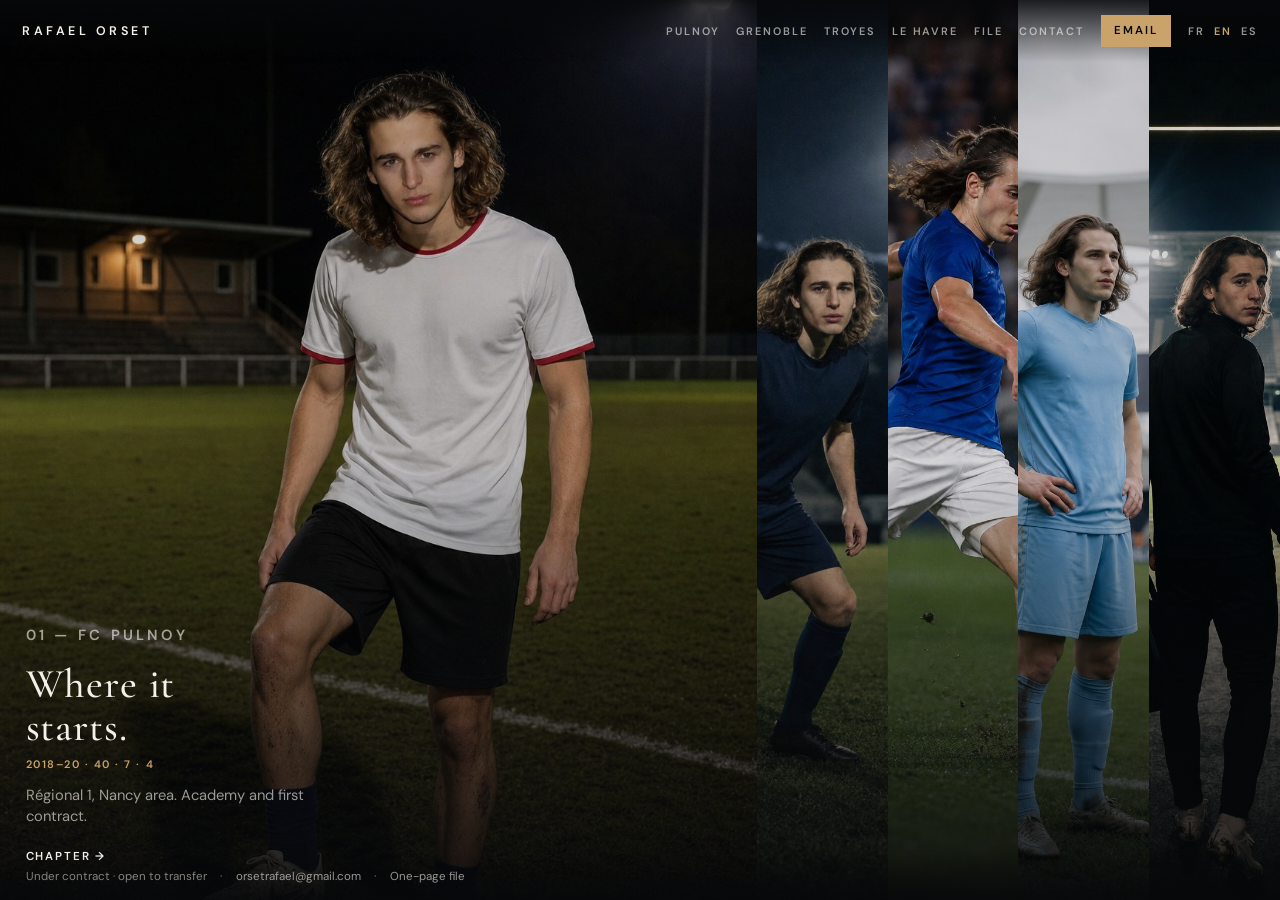
<file: index.html>
<!DOCTYPE html>
<html lang="en">
<head>
  <meta charset="utf-8" />
  <meta name="viewport" content="width=device-width, initial-scale=1, viewport-fit=cover" />
  <title>Rafael Orset — Left winger, Ligue 1</title>
  <meta name="description" content="Rafael Orset. Left winger, Le Havre, Ligue 1. 25, EU passport. Open to a transfer. For clubs and licensed agents." />
  <link rel="canonical" href="https://rafa-create.github.io/foot-website/" />
  <meta property="og:type" content="website" />
  <meta property="og:title" content="Rafael Orset — Left winger, Ligue 1" />
  <meta property="og:description" content="Le Havre · Ligue 1 · EU passport · Open to transfer. File for clubs and licensed agents." />
  <meta property="og:url" content="https://rafa-create.github.io/foot-website/" />
  <meta property="og:image" content="https://rafa-create.github.io/foot-website/og.jpg" />
  <meta name="twitter:card" content="summary_large_image" />
  <meta name="theme-color" content="#07080a" />
  <link rel="icon" href="./favicon.svg" type="image/svg+xml" />
  <link rel="preconnect" href="https://fonts.googleapis.com" />
  <link rel="preconnect" href="https://fonts.gstatic.com" crossorigin />
  <link href="https://fonts.googleapis.com/css2?family=Cormorant+Garamond:ital,wght@0,500;1,500&family=DM+Sans:wght@400;600&display=swap" rel="stylesheet" />
  <link rel="stylesheet" href="./site.css" />
  <script>
    window.FOOT_TITLES = {
      fr: "Rafael Orset — Ailier gauche, Ligue 1",
      en: "Rafael Orset — Left winger, Ligue 1",
      es: "Rafael Orset — Extremo izquierdo, Ligue 1"
    };
    window.FOOT_DESC = {
      fr: "Rafael Orset. Ailier gauche, Le Havre, Ligue 1. 25 ans, passeport UE. Ouvert à un transfert. Dossier clubs et agents.",
      en: "Rafael Orset. Left winger, Le Havre, Ligue 1. 25, EU passport. Open to a transfer. File for clubs and licensed agents.",
      es: "Rafael Orset. Extremo izquierdo, Le Havre, Ligue 1. 25 años, pasaporte UE. Abierto a un traspaso. Ficha para clubes y agentes."
    };
  </script>
  <script src="./player.js"></script>
  <script src="./i18n.js"></script>
</head>
<body>
  <header class="top">
    <p class="wordmark">Rafael Orset</p>
    <p class="ticker">LW · 1.70 · 25 · L1 · <span data-k="ticker"></span></p>
    <nav class="nav" aria-label="Sections">
      <a href="#pulnoy" data-sheet="pulnoy">Pulnoy</a>
      <a href="#grenoble" data-sheet="grenoble">Grenoble</a>
      <a href="#troyes" data-sheet="troyes">Troyes</a>
      <a href="#lehavre" data-sheet="lehavre">Le Havre</a>
      <a href="#profile" data-sheet="profile" data-fr>Fiche</a>
      <a href="#profile" data-sheet="profile" data-en>File</a>
      <a href="#profile" data-sheet="profile" data-es>Ficha</a>
      <a href="#agents" data-sheet="agents" data-fr>Contact</a>
      <a href="#agents" data-sheet="agents" data-en>Contact</a>
      <a href="#agents" data-sheet="agents" data-es>Contacto</a>
    </nav>
    <div class="top-actions">
      <a class="btn btn-solid" data-mail data-fr>E-mail</a>
      <a class="btn btn-solid" data-mail data-en>Email</a>
      <a class="btn btn-solid" data-mail data-es>Email</a>
      <div class="lang" role="group" aria-label="Language">
        <button type="button" data-set="fr">FR</button>
        <button type="button" data-set="en">EN</button>
        <button type="button" data-set="es">ES</button>
      </div>
    </div>
  </header>

  <main class="gallery">
    <button class="panel open" type="button" data-sheet="pulnoy" data-photo="./photos/01-player.jpg" id="pulnoy">
      <span class="slot">Photo — Pulnoy</span>
      <div class="panel-copy">
        <p class="kicker">01 — FC Pulnoy</p>
        <h2 data-fr>Là où<br />ça commence.</h2>
        <h2 data-en>Where it<br />starts.</h2>
        <h2 data-es>Donde<br />empieza.</h2>
        <p class="statline">2018–20 · 40 · 7 · 4</p>
        <p data-fr>Régional 1, agglomération de Nancy. Formation et premier contrat.</p>
        <p data-en>Régional 1, Nancy area. Academy and first contract.</p>
        <p data-es>Regional 1, área de Nancy. Cantera y primer contrato.</p>
        <span class="cta" data-fr>Chapitre →</span>
        <span class="cta" data-en>Chapter →</span>
        <span class="cta" data-es>Capítulo →</span>
      </div>
    </button>

    <button class="panel" type="button" data-sheet="grenoble" data-photo="./photos/02-profile.jpg" id="grenoble">
      <span class="slot">Photo — Grenoble</span>
      <div class="panel-copy">
        <p class="kicker">02 — Grenoble Foot 38</p>
        <h2 data-fr>Le vrai<br />volume.</h2>
        <h2 data-en>Real<br />minutes.</h2>
        <h2 data-es>Minutos<br />de verdad.</h2>
        <p class="statline">2020–22 · 67 · 15 · 12</p>
        <p data-fr>Titulaire. 9 buts, 7 passes. 5e de Ligue 2, barrages, quarts de Coupe de France.</p>
        <p data-en>Starter. 9 goals, 7 assists. 5th in Ligue 2, play-off, Coupe de France QF.</p>
        <p data-es>Titular. 9 goles, 7 asistencias. 5.º en Ligue 2, play-off, cuartos de Copa.</p>
        <span class="cta" data-fr>Chapitre →</span>
        <span class="cta" data-en>Chapter →</span>
        <span class="cta" data-es>Capítulo →</span>
      </div>
    </button>

    <button class="panel" type="button" data-sheet="troyes" data-photo="./photos/03-game.jpg" id="troyes">
      <span class="slot">Photo — Troyes</span>
      <div class="panel-copy">
        <p class="kicker">03 — ESTAC Troyes</p>
        <h2 data-fr>Première<br />Ligue 1.</h2>
        <h2 data-en>First<br />Ligue 1.</h2>
        <h2 data-es>Primera<br />Ligue 1.</h2>
        <p class="statline">2022–24 · 56 · 12 · 8</p>
        <p data-fr>26 matches dans l’élite, puis 8 buts en Ligue 2.</p>
        <p data-en>26 games in the top flight, then 8 goals in Ligue 2.</p>
        <p data-es>26 partidos en la élite, luego 8 goles en Ligue 2.</p>
        <span class="cta" data-fr>Chapitre →</span>
        <span class="cta" data-en>Chapter →</span>
        <span class="cta" data-es>Capítulo →</span>
      </div>
    </button>

    <button class="panel" type="button" data-sheet="lehavre" data-photo="./photos/04-career.jpg" id="lehavre">
      <span class="slot">Photo — Le Havre</span>
      <div class="panel-copy">
        <p class="kicker">04 — Le Havre AC</p>
        <h2 data-fr>Club actuel.<br />Titulaire.</h2>
        <h2 data-en>Current club.<br />Starter.</h2>
        <h2 data-es>Club actual.<br />Titular.</h2>
        <p class="statline">2024–26 · 57 · 11 · 9</p>
        <p data-fr>Deux saisons Ligue 1 : maintien, puis 12e. Contrat au 30.06.2027.</p>
        <p data-en>Two Ligue 1 seasons: survival, then 12th. Contract to 30 June 2027.</p>
        <p data-es>Dos temporadas de Ligue 1: permanencia, luego 12.º. Contrato hasta el 30.06.2027.</p>
        <span class="cta" data-fr>Chapitre →</span>
        <span class="cta" data-en>Chapter →</span>
        <span class="cta" data-es>Capítulo →</span>
      </div>
    </button>

    <button class="panel" type="button" data-sheet="agents" data-photo="./photos/05-agents.jpg" id="agents">
      <span class="slot">Photo — Contact</span>
      <div class="panel-copy">
        <p class="kicker" data-fr>05 — Transfert</p>
        <p class="kicker" data-en>05 — Transfer</p>
        <p class="kicker" data-es>05 — Traspaso</p>
        <h2 data-fr>Le prochain<br />club.</h2>
        <h2 data-en>The next<br />club.</h2>
        <h2 data-es>El próximo<br />club.</h2>
        <p data-k="markets"></p>
        <span class="cta" data-fr>Contacter →</span>
        <span class="cta" data-en>Contact →</span>
        <span class="cta" data-es>Contactar →</span>
      </div>
    </button>
  </main>

  <footer class="foot">
    <span data-k="availability"></span>
    <span aria-hidden="true">·</span>
    <a data-mail>orsetrafael@gmail.com</a>
    <span aria-hidden="true">·</span>
    <a href="dossier.html" data-fr>Dossier une page</a>
    <a href="dossier.html" data-en>One-page file</a>
    <a href="dossier.html" data-es>Ficha de una página</a>
  </footer>

  <div class="sheet" id="sheet-lehavre" hidden>
    <div class="sheet-inner">
      <button class="sheet-close" type="button" data-close aria-label="Close">×</button>
      <p class="kicker">04 — Le Havre AC · Ligue 1</p>
      <h1>Le Havre AC</h1>
      <p class="lede" data-fr>Club actuel. Deux saisons titulaire en Ligue 1 : maintien, puis 12e. 11 buts, 9 passes. Contrat jusqu’au 30.06.2027 — ouvert à un transfert.</p>
      <p class="lede" data-en>Current club. Two seasons as a Ligue 1 starter: survival, then 12th. 11 goals, 9 assists. Contract to 30 June 2027 — open to a transfer.</p>
      <p class="lede" data-es>Club actual. Dos temporadas como titular en Ligue 1: permanencia, luego 12.º. 11 goles, 9 asistencias. Contrato hasta el 30.06.2027 — abierto a un traspaso.</p>
      <dl class="facts facts-hero">
        <div><dt>2024/25</dt><dd>29 · 5 · 4</dd></div>
        <div><dt>2025/26</dt><dd>28 · 6 · 5</dd></div>
        <div><dt data-fr>Classement</dt><dt data-en>Finish</dt><dt data-es>Clasificación</dt><dd>L1 · 15e · 12e</dd></div>
      </dl>
    </div>
  </div>

  <div class="sheet" id="sheet-troyes" hidden>
    <div class="sheet-inner">
      <button class="sheet-close" type="button" data-close aria-label="Close">×</button>
      <p class="kicker">03 — ESTAC Troyes</p>
      <h1>ESTAC Troyes</h1>
      <p class="lede" data-fr>Première Ligue 1 : 26 matches, minutes réelles. Relégation. L’année suivante en Ligue 2 : 8 buts, 5 passes. Un joueur qui reste utile quand le club descend.</p>
      <p class="lede" data-en>First Ligue 1: 26 games, real minutes. Relegation. The next year in Ligue 2: 8 goals, 5 assists. Still useful when the club goes down.</p>
      <p class="lede" data-es>Primera Ligue 1: 26 partidos, minutos reales. Descenso. Al año siguiente en Ligue 2: 8 goles, 5 asistencias. Sigue siendo útil cuando el club baja.</p>
      <dl class="facts facts-hero">
        <div><dt>2022/23 L1</dt><dd>26 · 4 · 3</dd></div>
        <div><dt>2023/24 L2</dt><dd>30 · 8 · 5</dd></div>
      </dl>
    </div>
  </div>

  <div class="sheet" id="sheet-grenoble" hidden>
    <div class="sheet-inner">
      <button class="sheet-close" type="button" data-close aria-label="Close">×</button>
      <p class="kicker">02 — Grenoble Foot 38 · Ligue 2</p>
      <h1>Grenoble Foot 38</h1>
      <p class="lede" data-fr>Le saut de volume. Titulaire deux saisons. Meilleure année : 9 buts, 7 passes. 5e de Ligue 2, barrages d’accession, quarts de Coupe de France.</p>
      <p class="lede" data-en>The jump in minutes. Starter for two seasons. Best year: 9 goals, 7 assists. 5th in Ligue 2, promotion play-off, Coupe de France quarter-final.</p>
      <p class="lede" data-es>El salto de minutos. Titular dos temporadas. Mejor año: 9 goles, 7 asistencias. 5.º en Ligue 2, play-off de ascenso, cuartos de Copa.</p>
      <dl class="facts facts-hero">
        <div><dt>2020/21</dt><dd>32 · 6 · 5</dd></div>
        <div><dt>2021/22</dt><dd>35 · 9 · 7</dd></div>
        <div><dt data-fr>Résultat</dt><dt data-en>Result</dt><dt data-es>Resultado</dt><dd data-fr>5e L2 · barrages · ¼ CDF</dd><dd data-en>5th L2 · play-off · QF CdF</dd><dd data-es>5.º L2 · play-off · ¼ Copa</dd></div>
      </dl>
    </div>
  </div>

  <div class="sheet" id="sheet-pulnoy" hidden>
    <div class="sheet-inner">
      <button class="sheet-close" type="button" data-close aria-label="Close">×</button>
      <p class="kicker">01 — FC Pulnoy · Régional 1</p>
      <h1>FC Pulnoy</h1>
      <p class="lede" data-fr>Club formateur, agglomération de Nancy. Deux saisons en Régional 1 avant le saut vers Grenoble. Premier contrat.</p>
      <p class="lede" data-en>Academy club in the Nancy area. Two seasons in Régional 1 before the jump to Grenoble. First contract.</p>
      <p class="lede" data-es>Club formativo en el área de Nancy. Dos temporadas en Régional 1 antes del salto a Grenoble. Primer contrato.</p>
      <dl class="facts facts-hero">
        <div><dt>2018/19</dt><dd>19 · 3 · 2</dd></div>
        <div><dt>2019/20</dt><dd>21 · 4 · 2</dd></div>
      </dl>
    </div>
  </div>

  <div class="sheet" id="sheet-profile" hidden>
    <div class="sheet-inner">
      <button class="sheet-close" type="button" data-close aria-label="Close">×</button>
      <p class="kicker" data-fr>Fiche joueur</p>
      <p class="kicker" data-en>Player file</p>
      <p class="kicker" data-es>Ficha del jugador</p>
      <h1>Rafael Orset</h1>
      <p class="lede" data-k="status"></p>
      <dl class="totals">
        <div><dt data-fr>Matchs</dt><dt data-en>Apps</dt><dt data-es>Partidos</dt><dd data-k="totApps"></dd></div>
        <div><dt data-fr>Buts</dt><dt data-en>Goals</dt><dt data-es>Goles</dt><dd data-k="totGoals"></dd></div>
        <div><dt data-fr>Passes</dt><dt data-en>Assists</dt><dt data-es>Asist.</dt><dd data-k="totAst"></dd></div>
        <div><dt>Ligue 1</dt><dd data-k="totL1"></dd></div>
      </dl>
      <dl class="facts">
        <div><dt data-fr>Poste</dt><dt data-en>Position</dt><dt data-es>Posición</dt><dd data-k="position"></dd></div>
        <div><dt data-fr>Secondaire</dt><dt data-en>Secondary</dt><dt data-es>Secundaria</dt><dd data-k="positionAlt"></dd></div>
        <div><dt data-fr>Pied</dt><dt data-en>Foot</dt><dt data-es>Pie</dt><dd data-k="foot"></dd></div>
        <div><dt data-fr>Taille / poids</dt><dt data-en>Height / weight</dt><dt data-es>Altura / peso</dt><dd><span data-k="height"></span> · <span data-k="weight"></span></dd></div>
        <div><dt data-fr>Né le</dt><dt data-en>Born</dt><dt data-es>Nacido</dt><dd data-k="dob"></dd></div>
        <div><dt data-fr>Lieu</dt><dt data-en>Place</dt><dt data-es>Lugar</dt><dd data-k="birthplace"></dd></div>
        <div><dt>Club</dt><dd data-k="club"></dd></div>
        <div><dt data-fr>Contrat</dt><dt data-en>Contract</dt><dt data-es>Contrato</dt><dd data-k="contractUntil"></dd></div>
        <div><dt data-fr>Disponibilité</dt><dt data-en>Availability</dt><dt data-es>Disponibilidad</dt><dd data-k="availability"></dd></div>
        <div><dt data-fr>Passeport</dt><dt data-en>Passport</dt><dt data-es>Pasaporte</dt><dd data-k="passport"></dd></div>
        <div><dt data-fr>Langues</dt><dt data-en>Languages</dt><dt data-es>Idiomas</dt><dd data-k="languages"></dd></div>
        <div><dt data-fr>Marchés</dt><dt data-en>Markets</dt><dt data-es>Mercados</dt><dd data-k="markets"></dd></div>
        <div><dt data-fr>Formé à</dt><dt data-en>Academy</dt><dt data-es>Cantera</dt><dd data-k="formedAt"></dd></div>
        <div><dt data-fr>Représentation</dt><dt data-en>Representation</dt><dt data-es>Representación</dt><dd data-k="agent"></dd></div>
      </dl>
      <h2 data-fr>Profil de jeu</h2>
      <h2 data-en>Playing profile</h2>
      <h2 data-es>Perfil de juego</h2>
      <ol class="traits">
        <li><span>01</span><p data-k="strength0"></p></li>
        <li><span>02</span><p data-k="strength1"></p></li>
        <li><span>03</span><p data-k="strength2"></p></li>
      </ol>
      <p class="note" data-k="scoutNote"></p>
      <h2 data-fr>Palmarès</h2>
      <h2 data-en>Honours</h2>
      <h2 data-es>Palmarés</h2>
      <ul class="honours" data-honours></ul>
      <h2 data-fr>Parcours</h2>
      <h2 data-en>Career</h2>
      <h2 data-es>Trayectoria</h2>
      <div class="table-scroll">
      <table class="career">
        <thead>
          <tr>
            <th data-fr>Saison</th><th data-en>Season</th><th data-es>Temp.</th>
            <th>Club</th>
            <th data-fr>Compétition</th><th data-en>Competition</th><th data-es>Competición</th>
            <th data-fr>Matchs</th><th data-en>Apps</th><th data-es>PJ</th>
            <th data-fr>Buts</th><th data-en>Goals</th><th data-es>Goles</th>
            <th data-fr>Passes</th><th data-en>Ast.</th><th data-es>Asist.</th>
          </tr>
        </thead>
        <tbody data-career></tbody>
      </table>
      </div>
      <p class="hint" data-fr>Bande-annonce vidéo : sur demande (e-mail / WhatsApp).</p>
      <p class="hint" data-en>Highlight reel: on request (email / WhatsApp).</p>
      <p class="hint" data-es>Vídeo highlights: bajo petición (email / WhatsApp).</p>
    </div>
  </div>

  <div class="sheet" id="sheet-agents" hidden>
    <div class="sheet-inner">
      <button class="sheet-close" type="button" data-close aria-label="Close">×</button>
      <p class="kicker" data-fr>05 — Transfert</p>
      <p class="kicker" data-en>05 — Transfer</p>
      <p class="kicker" data-es>05 — Traspaso</p>
      <h1 data-fr>Contact direct.</h1>
      <h1 data-en>Direct contact.</h1>
      <h1 data-es>Contacto directo.</h1>
      <p class="lede" data-k="status"></p>
      <dl class="facts">
        <div><dt>E-mail</dt><dd><a data-mail data-k="email"></a></dd></div>
        <div><dt data-fr>Téléphone</dt><dt data-en>Phone</dt><dt data-es>Teléfono</dt><dd><a data-tel data-k="phone"></a></dd></div>
        <div><dt>WhatsApp</dt><dd><a data-wa target="_blank" rel="noopener">WhatsApp</a></dd></div>
        <div><dt data-fr>Disponibilité</dt><dt data-en>Availability</dt><dt data-es>Disponibilidad</dt><dd data-k="availability"></dd></div>
        <div><dt data-fr>Marchés cibles</dt><dt data-en>Target markets</dt><dt data-es>Mercados</dt><dd data-k="markets"></dd></div>
      </dl>
      <div class="actions">
        <a class="btn btn-solid" data-mail data-fr>Écrire</a>
        <a class="btn btn-solid" data-mail data-en>Email</a>
        <a class="btn btn-solid" data-mail data-es>Escribir</a>
        <a class="btn" data-wa target="_blank" rel="noopener">WhatsApp</a>
        <button class="btn btn-ghost" type="button" data-copy data-fr>Copier le brief</button>
        <button class="btn btn-ghost" type="button" data-copy data-en>Copy brief</button>
        <button class="btn btn-ghost" type="button" data-copy data-es>Copiar ficha</button>
        <a class="btn btn-ghost" href="dossier.html" data-fr>Dossier une page</a>
        <a class="btn btn-ghost" href="dossier.html" data-en>One-page file</a>
        <a class="btn btn-ghost" href="dossier.html" data-es>Ficha de una página</a>
        <a class="btn btn-ghost" href="dossier.html?print=1" data-fr>Imprimer</a>
        <a class="btn btn-ghost" href="dossier.html?print=1" data-en>Print</a>
        <a class="btn btn-ghost" href="dossier.html?print=1" data-es>Imprimir</a>
      </div>
    </div>
  </div>
</body>
</html>
</file>
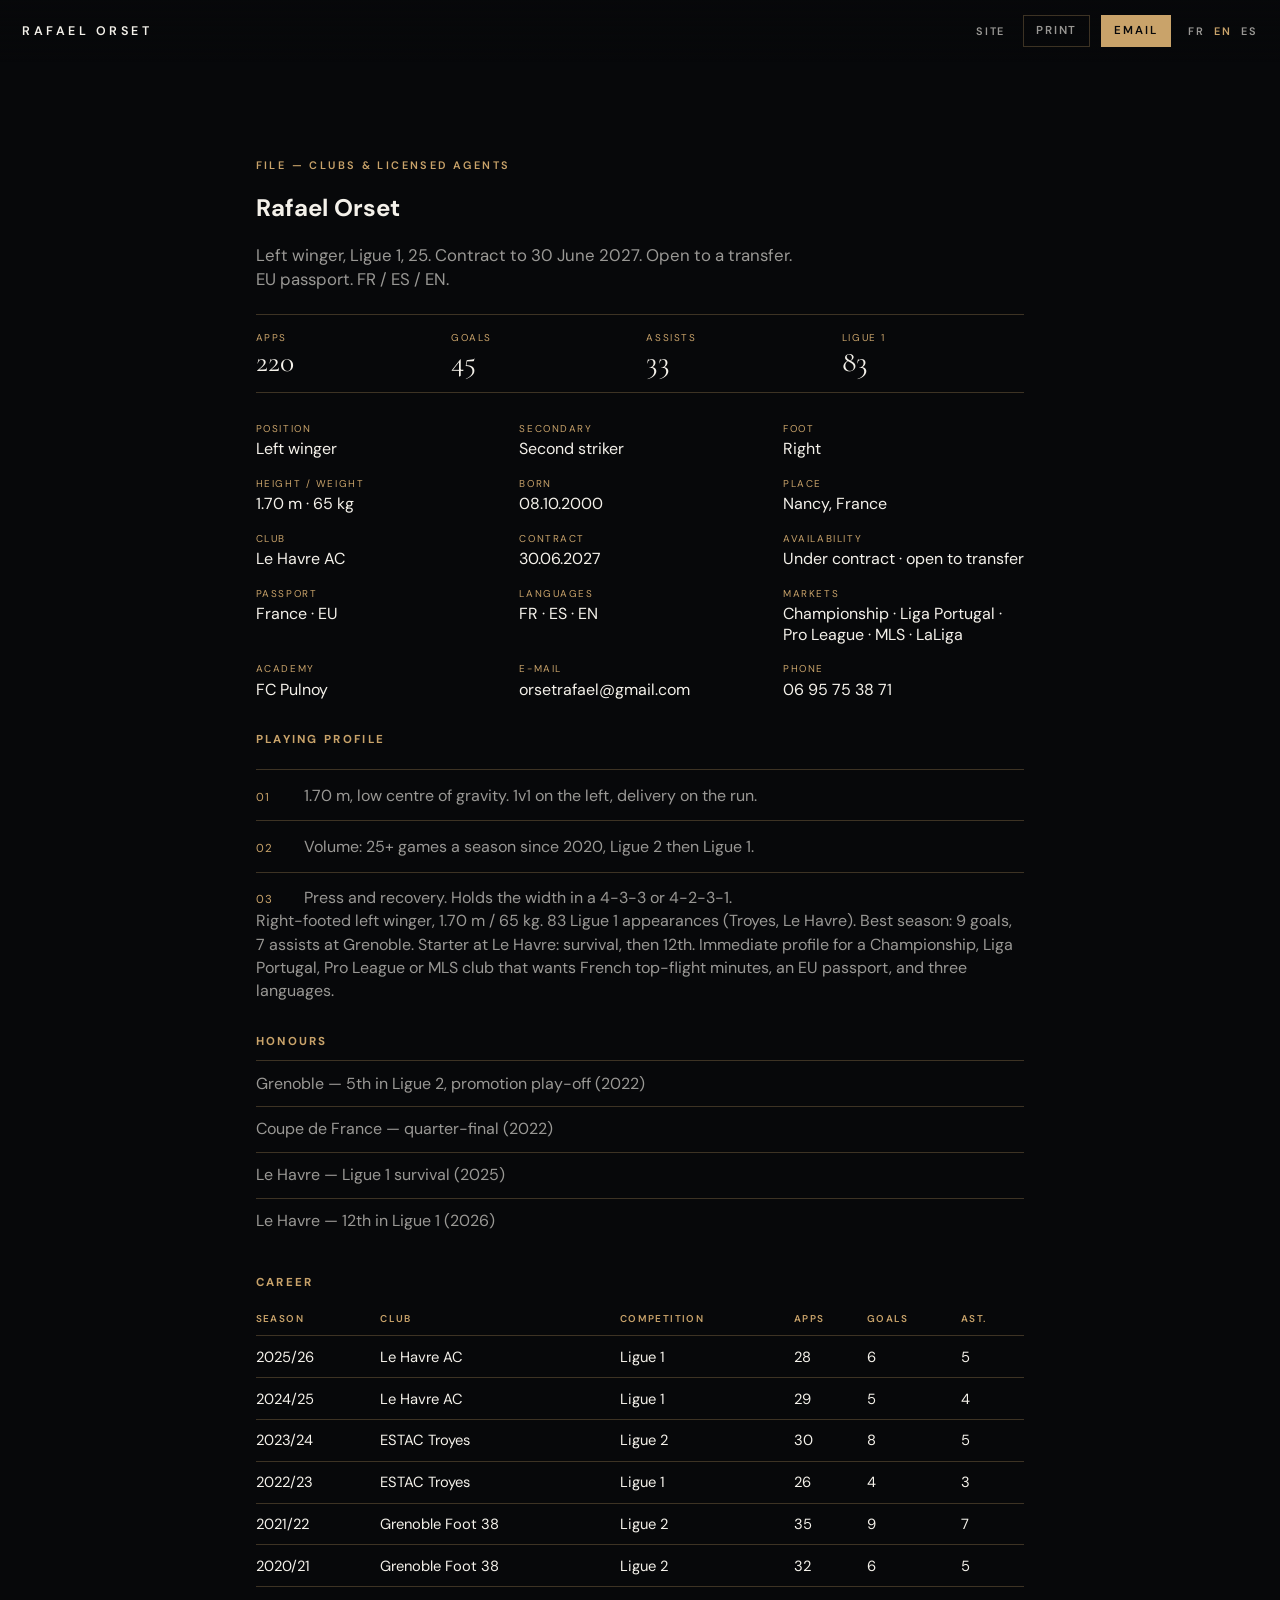
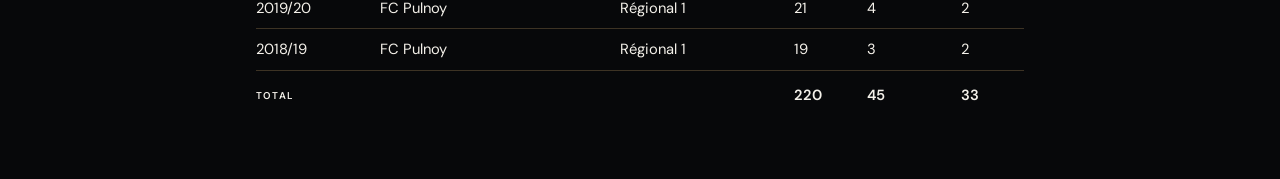
<file: dossier.html>
<!DOCTYPE html>
<html lang="en">
<head>
  <meta charset="utf-8" />
  <meta name="viewport" content="width=device-width, initial-scale=1, viewport-fit=cover" />
  <title>Rafael Orset — Player file</title>
  <link rel="canonical" href="https://rafa-create.github.io/foot-website/dossier.html" />
  <meta name="theme-color" content="#07080a" />
  <link rel="icon" href="./favicon.svg" type="image/svg+xml" />
  <link rel="preconnect" href="https://fonts.googleapis.com" />
  <link rel="preconnect" href="https://fonts.gstatic.com" crossorigin />
  <link href="https://fonts.googleapis.com/css2?family=Cormorant+Garamond:ital,wght@0,500;1,500&family=DM+Sans:wght@400;600&display=swap" rel="stylesheet" />
  <link rel="stylesheet" href="./site.css" />
  <script>
    window.FOOT_TITLES = {
      fr: "Rafael Orset — Dossier joueur",
      en: "Rafael Orset — Player file",
      es: "Rafael Orset — Ficha del jugador"
    };
  </script>
  <script src="./player.js"></script>
  <script src="./i18n.js"></script>
</head>
<body class="dossier-page">
  <header class="top">
    <p class="wordmark">Rafael Orset</p>
    <nav class="nav">
      <a href="./index.html" data-fr>Site</a>
      <a href="./index.html" data-en>Site</a>
      <a href="./index.html" data-es>Sitio</a>
    </nav>
    <div class="top-actions">
      <button class="btn btn-ghost" type="button" data-print data-fr>Imprimer</button>
      <button class="btn btn-ghost" type="button" data-print data-en>Print</button>
      <button class="btn btn-ghost" type="button" data-print data-es>Imprimir</button>
      <a class="btn btn-solid" data-mail data-fr>E-mail</a>
      <a class="btn btn-solid" data-mail data-en>Email</a>
      <a class="btn btn-solid" data-mail data-es>Email</a>
      <div class="lang" role="group" aria-label="Language">
        <button type="button" data-set="fr">FR</button>
        <button type="button" data-set="en">EN</button>
        <button type="button" data-set="es">ES</button>
      </div>
    </div>
  </header>

  <article class="sheet-inner dossier">
    <p class="kicker" data-fr>Dossier — clubs &amp; agents licenciés</p>
    <p class="kicker" data-en>File — clubs &amp; licensed agents</p>
    <p class="kicker" data-es>Ficha — clubes y agentes licenciados</p>
    <h1>Rafael Orset</h1>
    <p class="lede" data-k="status"></p>

    <dl class="totals">
      <div><dt data-fr>Matchs</dt><dt data-en>Apps</dt><dt data-es>Partidos</dt><dd data-k="totApps"></dd></div>
      <div><dt data-fr>Buts</dt><dt data-en>Goals</dt><dt data-es>Goles</dt><dd data-k="totGoals"></dd></div>
      <div><dt data-fr>Passes</dt><dt data-en>Assists</dt><dt data-es>Asist.</dt><dd data-k="totAst"></dd></div>
      <div><dt>Ligue 1</dt><dd data-k="totL1"></dd></div>
    </dl>

    <dl class="facts">
      <div><dt data-fr>Poste</dt><dt data-en>Position</dt><dt data-es>Posición</dt><dd data-k="position"></dd></div>
      <div><dt data-fr>Secondaire</dt><dt data-en>Secondary</dt><dt data-es>Secundaria</dt><dd data-k="positionAlt"></dd></div>
      <div><dt data-fr>Pied</dt><dt data-en>Foot</dt><dt data-es>Pie</dt><dd data-k="foot"></dd></div>
      <div><dt data-fr>Taille / poids</dt><dt data-en>Height / weight</dt><dt data-es>Altura / peso</dt><dd><span data-k="height"></span> · <span data-k="weight"></span></dd></div>
      <div><dt data-fr>Né le</dt><dt data-en>Born</dt><dt data-es>Nacido</dt><dd data-k="dob"></dd></div>
      <div><dt data-fr>Lieu</dt><dt data-en>Place</dt><dt data-es>Lugar</dt><dd data-k="birthplace"></dd></div>
      <div><dt>Club</dt><dd data-k="club"></dd></div>
      <div><dt data-fr>Contrat</dt><dt data-en>Contract</dt><dt data-es>Contrato</dt><dd data-k="contractUntil"></dd></div>
      <div><dt data-fr>Disponibilité</dt><dt data-en>Availability</dt><dt data-es>Disponibilidad</dt><dd data-k="availability"></dd></div>
      <div><dt data-fr>Passeport</dt><dt data-en>Passport</dt><dt data-es>Pasaporte</dt><dd data-k="passport"></dd></div>
      <div><dt data-fr>Langues</dt><dt data-en>Languages</dt><dt data-es>Idiomas</dt><dd data-k="languages"></dd></div>
      <div><dt data-fr>Marchés</dt><dt data-en>Markets</dt><dt data-es>Mercados</dt><dd data-k="markets"></dd></div>
      <div><dt data-fr>Formé à</dt><dt data-en>Academy</dt><dt data-es>Cantera</dt><dd data-k="formedAt"></dd></div>
      <div><dt>E-mail</dt><dd data-k="email"></dd></div>
      <div><dt data-fr>Téléphone</dt><dt data-en>Phone</dt><dt data-es>Teléfono</dt><dd data-k="phone"></dd></div>
    </dl>

    <h2 data-fr>Profil de jeu</h2>
    <h2 data-en>Playing profile</h2>
    <h2 data-es>Perfil de juego</h2>
    <ol class="traits">
      <li><span>01</span><p data-k="strength0"></p></li>
      <li><span>02</span><p data-k="strength1"></p></li>
      <li><span>03</span><p data-k="strength2"></p></li>
    </ol>
    <p class="note" data-k="scoutNote"></p>

    <h2 data-fr>Palmarès</h2>
    <h2 data-en>Honours</h2>
    <h2 data-es>Palmarés</h2>
    <ul class="honours" data-honours></ul>

    <h2 data-fr>Parcours</h2>
    <h2 data-en>Career</h2>
    <h2 data-es>Trayectoria</h2>
    <div class="table-scroll">
    <table class="career">
      <thead>
        <tr>
          <th data-fr>Saison</th><th data-en>Season</th><th data-es>Temp.</th>
          <th>Club</th>
          <th data-fr>Compétition</th><th data-en>Competition</th><th data-es>Competición</th>
          <th data-fr>Matchs</th><th data-en>Apps</th><th data-es>PJ</th>
          <th data-fr>Buts</th><th data-en>Goals</th><th data-es>Goles</th>
          <th data-fr>Passes</th><th data-en>Ast.</th><th data-es>Asist.</th>
        </tr>
      </thead>
      <tbody data-career></tbody>
    </table>
    </div>
  </article>
</body>
</html>
</file>
<file: site.css>
:root {
  --bg: #07080a;
  --ink: #f4f1ea;
  --muted: rgba(244, 241, 234, 0.62);
  --gold: #c9a36a;
  --line: rgba(201, 163, 106, 0.28);
}
* { box-sizing: border-box; }
html {
  height: 100%;
  -webkit-text-size-adjust: 100%;
}
html, body { height: 100%; }
body {
  margin: 0;
  color: var(--ink);
  background: var(--bg);
  font-family: "DM Sans", system-ui, sans-serif;
  overflow: hidden;
}
html[lang="en"] [data-fr],
html[lang="en"] [data-es],
html[lang="es"] [data-fr],
html[lang="es"] [data-en],
html[lang="fr"] [data-en],
html[lang="fr"] [data-es],
html:not([lang="en"]):not([lang="es"]) [data-en],
html:not([lang="en"]):not([lang="es"]) [data-es] { display: none; }

.top {
  position: fixed;
  inset: 0 0 auto;
  z-index: 20;
  display: flex;
  flex-wrap: wrap;
  align-items: center;
  gap: 1.1rem;
  padding: 0.95rem 1.4rem;
  background: linear-gradient(to bottom, rgba(7, 8, 10, 0.88), transparent);
}
.ticker {
  margin: 0;
  margin-left: 0.4rem;
  color: var(--gold);
  font-size: 0.62rem;
  letter-spacing: 0.16em;
  text-transform: uppercase;
  font-weight: 600;
  white-space: nowrap;
}
.top-actions {
  display: flex;
  align-items: center;
  gap: 0.7rem;
  flex-shrink: 0;
}
.top .btn {
  padding: 0.45rem 0.75rem;
  flex-shrink: 0;
}
.wordmark {
  margin: 0;
  font-size: 0.78rem;
  font-weight: 600;
  letter-spacing: 0.28em;
  text-transform: uppercase;
  cursor: pointer;
}
.nav {
  display: flex;
  flex-wrap: wrap;
  justify-content: flex-end;
  gap: 1.1rem 1.25rem;
  margin-left: auto;
}
.nav a, .lang button {
  color: var(--muted);
  text-decoration: none;
  font-size: 0.68rem;
  font-weight: 600;
  letter-spacing: 0.18em;
  text-transform: uppercase;
  background: none;
  border: 0;
  cursor: pointer;
  font-family: inherit;
  padding: 0;
}
.nav a:hover, .lang button:hover { color: var(--ink); }
.lang { display: flex; gap: 0.55rem; margin-left: 0.4rem; }
.lang button[aria-pressed="true"] { color: var(--gold); }

.gallery {
  display: flex;
  height: 100%;
  width: 100%;
}
.panel {
  position: relative;
  flex: 0.72 1 9%;
  min-width: 0;
  overflow: hidden;
  text-decoration: none;
  color: inherit;
  background: #101114 center 18% / cover no-repeat;
  transition: flex 0.7s cubic-bezier(0.22, 1, 0.36, 1);
  cursor: pointer;
  border: 0;
  padding: 0;
  font: inherit;
  display: block;
  text-align: left;
}
.panel:not(.has-photo) {
  background:
    linear-gradient(160deg, #16171c 0%, #0a0b0e 55%, #121318 100%);
}
.panel::after {
  content: "";
  position: absolute;
  inset: 0;
  background: linear-gradient(to top, rgba(7, 8, 10, 0.88) 0%, rgba(7, 8, 10, 0.15) 48%, rgba(7, 8, 10, 0.2) 100%);
  pointer-events: none;
}
.panel.open,
.gallery:hover .panel.open:hover,
.panel:hover {
  flex: 4.2 1 52%;
}
.gallery:hover .panel.open:not(:hover) {
  flex: 0.72 1 8%;
}
.panel-copy {
  position: absolute;
  left: 0; right: 0; bottom: 0;
  z-index: 1;
  padding: 2.4rem 1.6rem 2.2rem;
  opacity: 0;
  transform: translateY(12px);
  transition: opacity 0.35s ease, transform 0.35s ease;
}
.panel.open .panel-copy,
.panel:hover .panel-copy {
  opacity: 1;
  transform: none;
}
.kicker {
  margin: 0 0 0.45rem;
  color: var(--gold);
  font-size: 0.68rem;
  letter-spacing: 0.22em;
  text-transform: uppercase;
  font-weight: 600;
}
.panel h2 {
  margin: 0 0 0.55rem;
  font-family: "Cormorant Garamond", Georgia, serif;
  font-weight: 500;
  font-size: clamp(1.6rem, 3.2vw, 2.7rem);
  letter-spacing: 0.02em;
  line-height: 1.05;
}
.panel p {
  margin: 0 0 1rem;
  max-width: 28ch;
  color: var(--muted);
  font-size: 0.92rem;
  line-height: 1.45;
}
.cta {
  color: var(--ink);
  font-size: 0.72rem;
  letter-spacing: 0.16em;
  text-transform: uppercase;
  font-weight: 600;
}
.slot {
  position: absolute;
  inset: 18% 12% 36%;
  z-index: 1;
  display: flex;
  align-items: center;
  justify-content: center;
  border: 1px dashed var(--line);
  color: var(--gold);
  font-size: 0.62rem;
  letter-spacing: 0.2em;
  text-transform: uppercase;
  pointer-events: none;
  opacity: 0;
  transition: opacity 0.35s ease;
}
.panel.open .slot,
.panel:hover .slot { opacity: 1; }
.panel.has-photo .slot { display: none; }

.sheet[hidden] { display: none !important; }
.sheet {
  position: fixed;
  inset: 0;
  z-index: 40;
  overflow: auto;
  background: rgba(7, 8, 10, 0.96);
}
.sheet-inner {
  max-width: 820px;
  margin: 0 auto;
  padding: 5.2rem 1.6rem 4rem;
}
.sheet-close {
  position: fixed;
  top: 1rem;
  right: 1.2rem;
  z-index: 41;
  border: 0;
  background: none;
  color: var(--ink);
  font-size: 1.8rem;
  line-height: 1;
  cursor: pointer;
}
.sheet h1 {
  margin: 0 0 0.8rem;
  font-family: "Cormorant Garamond", Georgia, serif;
  font-weight: 500;
  font-size: clamp(2.2rem, 5vw, 3.6rem);
  line-height: 1.05;
}
.sheet h2, .dossier h2 {
  margin: 2rem 0 0.7rem;
  font-size: 0.72rem;
  letter-spacing: 0.2em;
  text-transform: uppercase;
  color: var(--gold);
}
.lede {
  max-width: 46ch;
  color: var(--muted);
  font-size: 1.05rem;
  line-height: 1.45;
}
.facts {
  display: grid;
  grid-template-columns: repeat(auto-fill, minmax(180px, 1fr));
  gap: 1.1rem 1.4rem;
  margin: 1.8rem 0 0;
}
.facts-hero { grid-template-columns: repeat(4, minmax(0, 1fr)); }
.facts div { margin: 0; }
.facts dt {
  margin: 0 0 0.2rem;
  font-size: 0.62rem;
  letter-spacing: 0.16em;
  text-transform: uppercase;
  color: var(--gold);
}
.facts dd {
  margin: 0;
  overflow-wrap: anywhere;
}
.facts dd a { color: inherit; text-decoration: none; }
.facts dd a:hover { color: var(--gold); }
.table-scroll {
  width: 100%;
  overflow-x: auto;
  -webkit-overflow-scrolling: touch;
}
.tbd { color: var(--muted); opacity: 0.7; }
.hint {
  margin-top: 2rem;
  max-width: 62ch;
  color: var(--muted);
  font-size: 0.85rem;
  line-height: 1.5;
}
.hint code { color: var(--ink); }
.traits {
  list-style: none;
  margin: 1.4rem 0 0;
  padding: 0;
  display: grid;
  gap: 0.85rem;
}
.traits li {
  display: grid;
  grid-template-columns: 2.2rem 1fr;
  gap: 0.8rem;
  align-items: baseline;
  border-top: 1px solid var(--line);
  padding-top: 0.85rem;
}
.traits span { color: var(--gold); font-size: 0.72rem; letter-spacing: 0.14em; }
.traits p, .note, .formed { margin: 0; color: var(--muted); line-height: 1.45; }
.formed { margin: 0 0 1.2rem; }
.honours {
  list-style: none;
  margin: 0.4rem 0 0;
  padding: 0;
}
.honours li {
  margin: 0;
  padding: 0.7rem 0;
  border-top: 1px solid var(--line);
  color: var(--muted);
  line-height: 1.4;
}
.career {
  width: 100%;
  border-collapse: collapse;
  font-size: 0.92rem;
}
.career th, .career td {
  text-align: left;
  padding: 0.65rem 0.5rem 0.65rem 0;
  border-bottom: 1px solid var(--line);
}
.career th {
  font-size: 0.62rem;
  letter-spacing: 0.14em;
  text-transform: uppercase;
  color: var(--gold);
  font-weight: 600;
}
.actions { display: flex; flex-wrap: wrap; gap: 0.7rem; margin-top: 1.6rem; }
.btn, .cta-link {
  display: inline-flex;
  align-items: center;
  padding: 0.7rem 1rem;
  border: 1px solid var(--gold);
  color: var(--ink);
  text-decoration: none;
  font-size: 0.72rem;
  letter-spacing: 0.16em;
  text-transform: uppercase;
  font-weight: 600;
  background: transparent;
  cursor: pointer;
  font-family: inherit;
}
.btn-ghost { border-color: var(--line); color: var(--muted); }
.btn-solid {
  background: var(--gold);
  color: #07080a;
  border-color: var(--gold);
}
.btn.copied::after { content: " ✓"; }
.btn.copy-fail::after { content: " — Ctrl+C"; }
.brief-fallback {
  position: fixed;
  z-index: 50;
  left: 1rem;
  right: 1rem;
  bottom: 1rem;
  max-height: 40vh;
  overflow: auto;
  margin: 0;
  padding: 1rem;
  background: #111;
  border: 1px solid var(--gold);
  color: var(--ink);
  font-size: 0.82rem;
  white-space: pre-wrap;
}
.career-total th, .career-total td {
  border-bottom: 0;
  padding-top: 0.9rem;
  color: var(--ink);
  font-weight: 600;
}
.totals {
  display: grid;
  grid-template-columns: repeat(4, minmax(0, 1fr));
  gap: 0.8rem;
  margin: 1.4rem 0 0;
  padding: 1rem 0;
  border-top: 1px solid var(--line);
  border-bottom: 1px solid var(--line);
}
.totals div { margin: 0; }
.totals dt {
  margin: 0 0 0.2rem;
  font-size: 0.62rem;
  letter-spacing: 0.16em;
  text-transform: uppercase;
  color: var(--gold);
}
.totals dd {
  margin: 0;
  font-family: "Cormorant Garamond", Georgia, serif;
  font-size: 1.85rem;
  line-height: 1;
}
.panel .statline {
  margin: 0 0 0.75rem;
  color: var(--gold);
  font-size: 0.68rem;
  letter-spacing: 0.14em;
  text-transform: uppercase;
  font-weight: 600;
}
.media-slot { margin-top: 0.6rem; color: var(--muted); }

.dossier-page { overflow: auto; height: auto; min-height: 100%; }
.dossier-page .top { position: sticky; }
.dossier { padding-top: 6rem; padding-bottom: 4rem; }

@media print {
  html, body, .dossier-page {
    height: auto !important;
    overflow: visible !important;
    background: #fff !important;
    color: #111 !important;
  }
  .top, .sheet-close, .lang, .nav, .foot, .btn, .brief-fallback { display: none !important; }
  .dossier, .sheet-inner { padding-top: 0 !important; }
  .kicker, .facts dt, .career th, .totals dt { color: #8a6a32 !important; }
  .lede, .note, .honours li, .traits p { color: #333 !important; }
}

.foot {
  position: fixed;
  inset: auto 0 0;
  z-index: 20;
  display: flex;
  gap: 0.85rem;
  align-items: center;
  padding: 0.85rem 1.6rem 1rem;
  font-size: 0.72rem;
  color: var(--muted);
  background: linear-gradient(to top, rgba(7, 8, 10, 0.75), transparent);
}
.foot a { color: var(--muted); text-decoration: none; }
.foot a:hover { color: var(--gold); }
.foot span { opacity: 0.85; }

@media (max-width: 1400px) and (min-width: 1101px) {
  .ticker { display: none; }
  .nav { gap: 0.85rem 1rem; }
}

@media (max-width: 1100px) {
  html, body {
    height: auto;
    min-height: 100%;
    min-height: 100svh;
    overflow: auto;
  }
  body.sheet-open {
    overflow: hidden;
    height: 100svh;
  }
  .top {
    position: sticky;
    top: 0;
    z-index: 30;
    display: grid;
    grid-template-columns: minmax(0, 1fr) auto;
    grid-template-areas:
      "wordmark actions"
      "nav nav";
    align-items: center;
    gap: 0.45rem 0.65rem;
    padding: max(0.55rem, env(safe-area-inset-top)) 0.9rem 0.55rem;
    background: rgba(7, 8, 10, 0.96);
  }
  .wordmark {
    grid-area: wordmark;
    letter-spacing: 0.12em;
    font-size: 0.66rem;
    min-width: 0;
    overflow: hidden;
    text-overflow: ellipsis;
    white-space: nowrap;
  }
  .ticker { display: none; }
  .top-actions {
    grid-area: actions;
    gap: 0.45rem;
    flex-wrap: wrap;
    justify-content: flex-end;
  }
  .top .btn {
    padding: 0.42rem 0.62rem;
    font-size: 0.62rem;
  }
  .lang { margin: 0; }
  .nav {
    grid-area: nav;
    display: flex;
    flex-wrap: nowrap;
    justify-content: flex-start;
    gap: 1.15rem;
    margin: 0;
    width: 100%;
    overflow-x: auto;
    -webkit-overflow-scrolling: touch;
    scrollbar-width: none;
  }
  .nav::-webkit-scrollbar { display: none; }
  .nav a {
    flex: 0 0 auto;
    padding: 0.2rem 0 0.35rem;
  }

  .gallery {
    flex-direction: column;
    height: auto;
    min-height: 0;
  }
  .panel {
    flex: none !important;
    width: 100%;
    min-height: 0;
    height: auto;
    display: flex;
    flex-direction: column;
    justify-content: flex-start;
    scroll-margin-top: 5.5rem;
    background-position: center 18%;
  }
  .panel::before {
    content: "";
    display: block;
    flex: 0 0 auto;
    height: min(62svh, 28rem);
    pointer-events: none;
  }
  .panel::after {
    inset: 0 0 auto;
    height: min(62svh, 28rem);
  }
  .panel-copy {
    position: relative;
    left: auto;
    right: auto;
    bottom: auto;
    z-index: 2;
    margin-top: 0;
    padding: 1.15rem 1.05rem 1.45rem;
    opacity: 1;
    transform: none;
    background: var(--bg);
  }
  .slot {
    inset: 12% 10% auto;
    height: min(38svh, 16rem);
    opacity: 1;
    transform: none;
  }
  .panel h2 {
    font-size: clamp(1.7rem, 8vw, 2.2rem);
  }
  .panel p {
    max-width: none;
    font-size: 0.9rem;
  }

  .foot {
    position: static;
    flex-wrap: wrap;
    gap: 0.35rem 0.65rem;
    padding: 1rem 1.05rem calc(1.05rem + env(safe-area-inset-bottom));
    background: var(--bg);
  }

  .totals { grid-template-columns: 1fr 1fr; }
  .facts { grid-template-columns: 1fr 1fr; }
  .facts-hero { grid-template-columns: 1fr 1fr; }
  .sheet-inner {
    padding: 4.4rem 1.05rem 3.2rem;
  }
  .sheet-close {
    top: max(0.7rem, env(safe-area-inset-top));
    right: 0.85rem;
  }
  .actions .btn {
    justify-content: center;
    min-height: 2.6rem;
  }
  .career {
    font-size: 0.8rem;
  }
  .career th, .career td {
    white-space: nowrap;
    padding-right: 0.85rem;
  }
  .dossier { padding-top: 5.4rem; }
}

@media (max-width: 1100px) and (orientation: landscape) {
  .panel::before,
  .panel::after {
    height: min(46svh, 18rem);
  }
}

@media (max-width: 420px) {
  .facts,
  .facts-hero {
    grid-template-columns: 1fr;
  }
}
</file>
